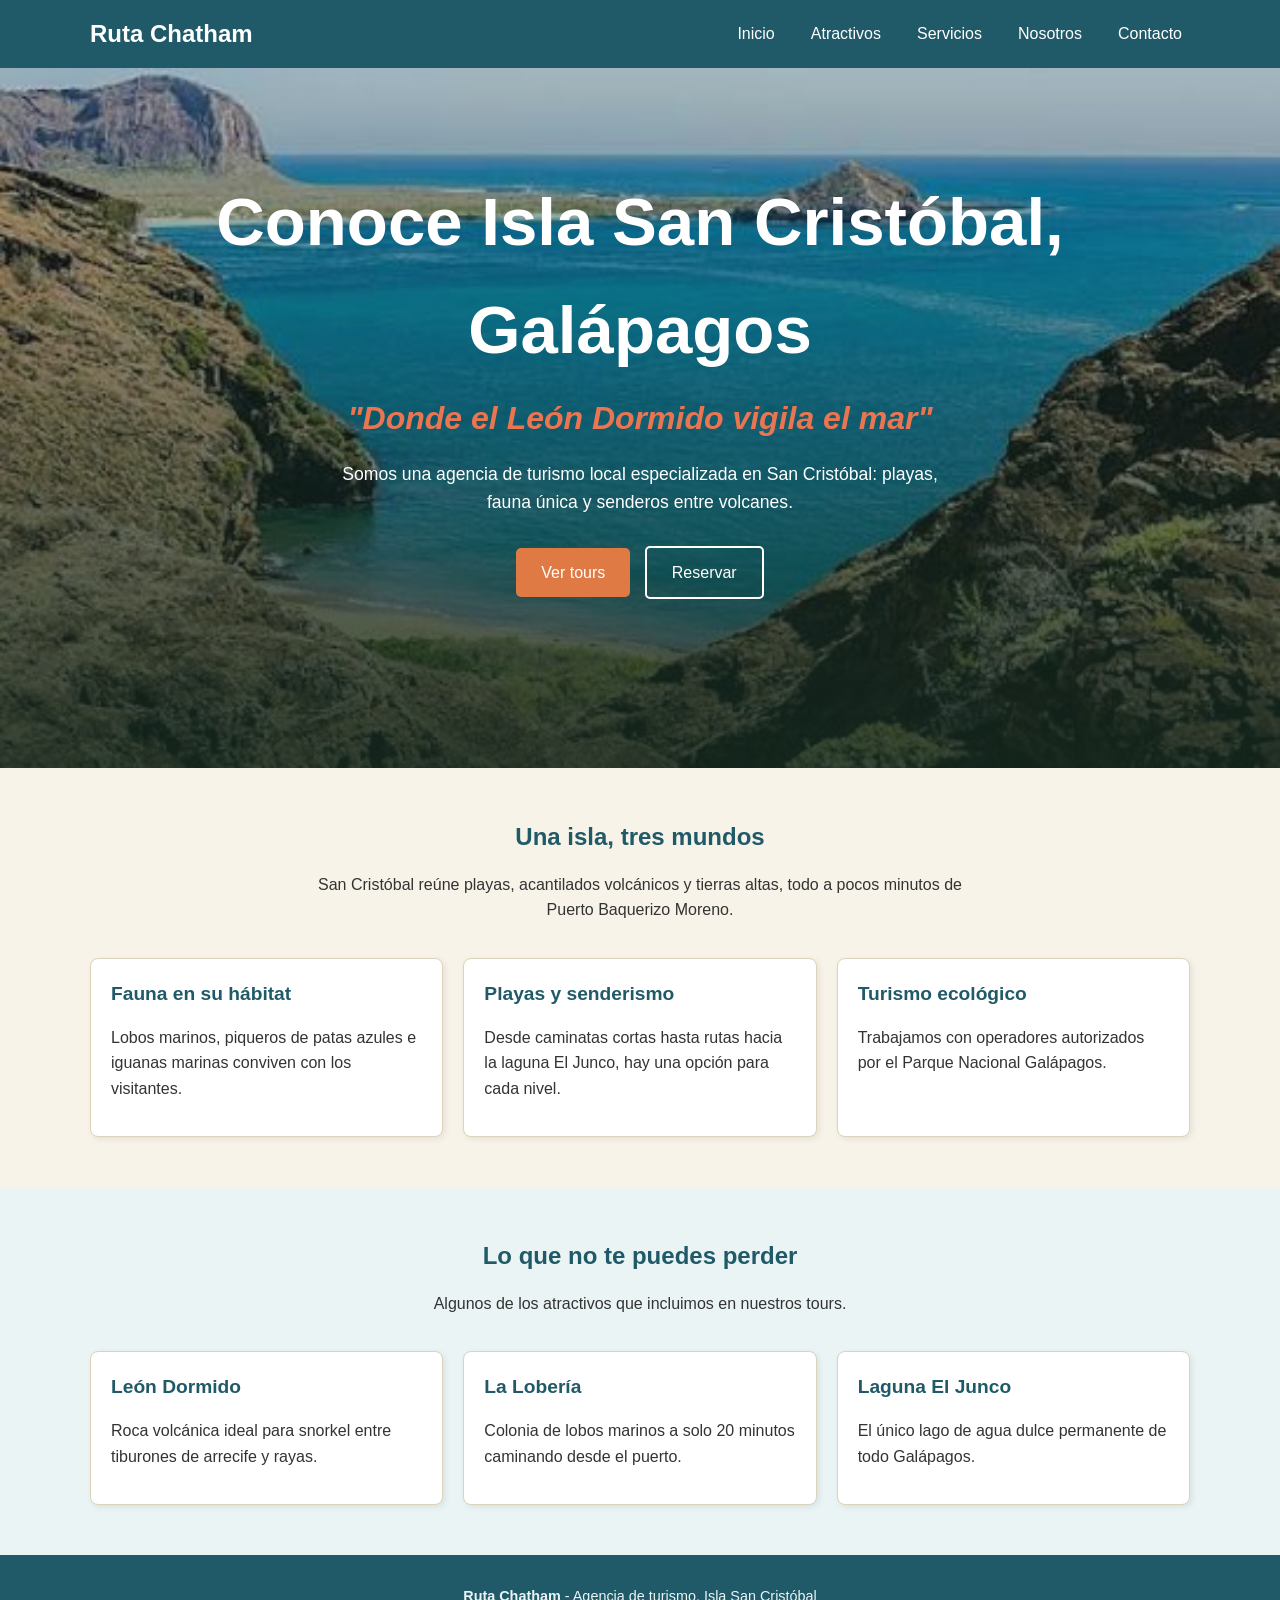
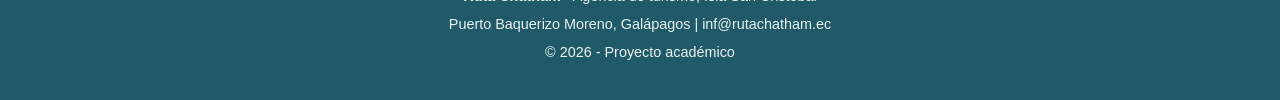
<file: index.html>
<!DOCTYPE html>
<html lang="es">
<head>
  <meta charset="UTF-8">
  <meta name="viewport" content="width=device-width, initial-scale=1.0">
  <title>Ruta Chatham - Turismo en San Cristóbal</title>
  <link rel="stylesheet" href="css/styles.css">
</head>
<body>

<header>
      <div class="contenedor">
        <div class="logo">Ruta Chatham</div>
        <nav>
          <ul>
            <li><a href="index.html">Inicio</a></li>
            <li><a href="destinos.html">Atractivos</a></li>
            <li><a href="servicios.html">Servicios</a></li>
            <li><a href="nosotros.html">Nosotros</a></li>
            <li><a href="contacto.html">Contacto</a></li>
          </ul>
        </nav>
      </div>
    </header>
    <section class="hero">
      <div class="contenedor">
        <h1>Conoce Isla San Cristóbal, Galápagos</h1>
        <p class="eslogan">"Donde el León Dormido vigila el mar"</p>
        <p>Somos una agencia de turismo local especializada en San Cristóbal: playas, fauna única y senderos entre volcanes.</p>
        <a href="servicios.html" class="btn">Ver tours</a>
        <a href="contacto.html" class="btn btn-secundario">Reservar</a>
      </div>
    </section>

  <main>
    <section class="seccion">
      <div class="contenedor">
        <div class="titulo-seccion">
          <h2>Una isla, tres mundos</h2>
          <p>San Cristóbal reúne playas, acantilados volcánicos y tierras altas, todo a pocos minutos de Puerto Baquerizo Moreno.</p>
        </div>
        <div class="tarjetas">
          <article class="tarjeta">
            <h3>Fauna en su hábitat</h3>
            <p>Lobos marinos, piqueros de patas azules e iguanas marinas conviven con los visitantes.</p>
          </article>
          <article class="tarjeta">
            <h3>Playas y senderismo</h3>
            <p>Desde caminatas cortas hasta rutas hacia la laguna El Junco, hay una opción para cada nivel.</p>
          </article>
          <article class="tarjeta">
            <h3>Turismo ecológico</h3>
            <p>Trabajamos con operadores autorizados por el Parque Nacional Galápagos.</p>
          </article>
        </div>
      </div>
    </section>

    <section class="seccion seccion-clara">
      <div class="contenedor">
        <div class="titulo-seccion">
          <h2>Lo que no te puedes perder</h2>
          <p>Algunos de los atractivos que incluimos en nuestros tours.</p>
        </div>
        <div class="tarjetas">
          <article class="tarjeta">
            <h3>León Dormido</h3>
            <p>Roca volcánica ideal para snorkel entre tiburones de arrecife y rayas.</p>
          </article>
          <article class="tarjeta">
            <h3>La Lobería</h3>
            <p>Colonia de lobos marinos a solo 20 minutos caminando desde el puerto.</p>
          </article>
          <article class="tarjeta">
            <h3>Laguna El Junco</h3>
            <p>El único lago de agua dulce permanente de todo Galápagos.</p>
          </article>
        </div>
      </div>
    </section>
  </main>

  <footer>
    <div class="contenedor">
      <p><strong>Ruta Chatham</strong> - Agencia de turismo, Isla San Cristóbal</p>
      <p>Puerto Baquerizo Moreno, Galápagos | inf@rutachatham.ec</p>
      <p>&copy; 2026 - Proyecto académico</p>
    </div>
  </footer>

</body>
</html>
</file>
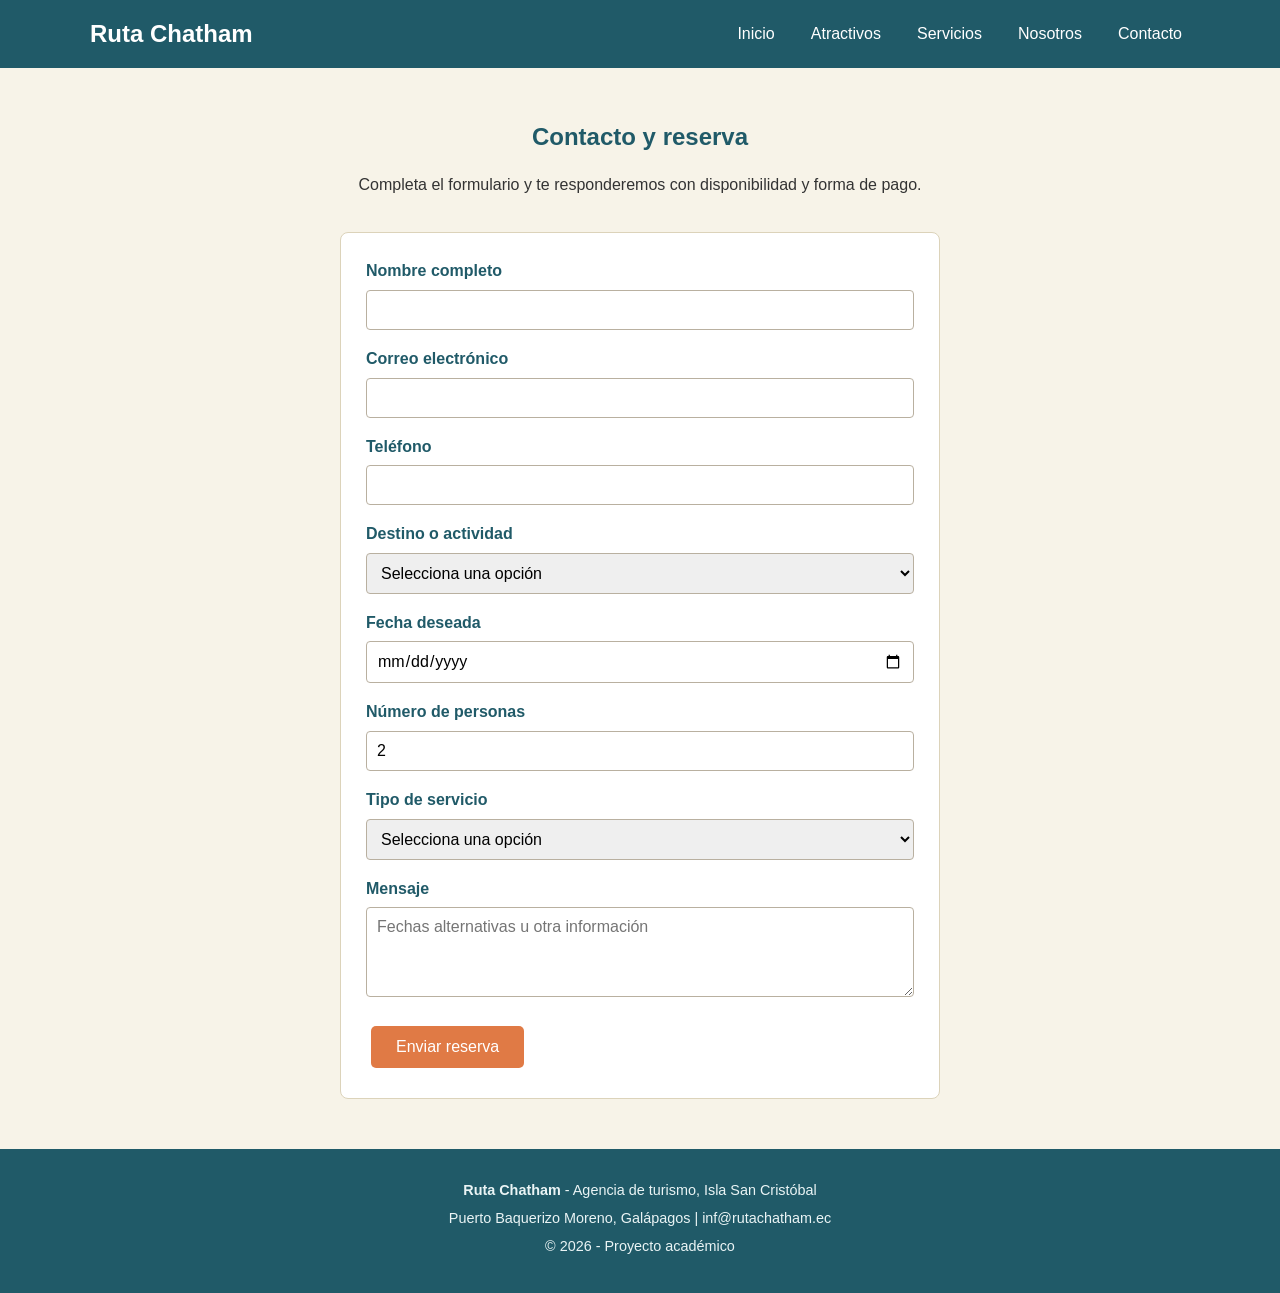
<file: contacto.html>
<!DOCTYPE html>
<html lang="es">
<head>
  <meta charset="UTF-8">
  <meta name="viewport" content="width=device-width, initial-scale=1.0">
  <title>Contacto - Ruta Chatham</title>
  <link rel="stylesheet" href="css/styles.css">
</head>
<body>

  <header>
    <div class="contenedor">
      <div class="logo">Ruta Chatham</div>
      <nav>
        <ul>
          <li><a href="index.html">Inicio</a></li>
          <li><a href="destinos.html">Atractivos</a></li>
          <li><a href="servicios.html">Servicios</a></li>
          <li><a href="nosotros.html">Nosotros</a></li>
          <li><a href="contacto.html">Contacto</a></li>
        </ul>
      </nav>
    </div>
  </header>

  <main>
    <section class="seccion">
      <div class="contenedor">
        <div class="titulo-seccion">
          <h1>Contacto y reserva</h1>
          <p>Completa el formulario y te responderemos con disponibilidad y forma de pago.</p>
        </div>

        <form class="formulario" action="#" method="post">
        <div class="campo">
          <label for="nombre">Nombre completo</label>
          <input type="text" id="nombre" name="nombre" required>
        </div>

        <div class="campo">
          <label for="correo">Correo electrónico</label>
          <input type="email" id="correo" name="correo" required>
        </div>

        <div class="campo">
          <label for="telefono">Teléfono</label>
          <input type="tel" id="telefono" name="telefono" required>
        </div>

        <div class="campo">
          <label for="destino">Destino o actividad</label>
          <select id="destino" name="destino" required>
            <option value="">Selecciona una opción</option>
            <option value="leon-dormido">Snorkel en León Dormido</option>
            <option value="tierras-altas">Ruta de las Tierras Altas</option>
            <option value="isla-lobos">Isla de Lobos</option>
            <option value="gastronomico">Sabores de Galápagos</option>
            <option value="fin-de-semana">Paquete de fin de semana</option>
          </select>
        </div>

        <div class="campo">
          <label for="fecha">Fecha deseada</label>
          <input type="date" id="fecha" name="fecha" required>
        </div>

        <div class="campo">
          <label for="personas">Número de personas</label>
          <input type="number" id="personas" name="personas" min="1" value="2" required>
        </div>

        <div class="campo">
          <label for="tipo-servicio">Tipo de servicio</label>
          <select id="tipo-servicio" name="tipo-servicio" required>
            <option value="">Selecciona una opción</option>
            <option value="tour-dia">Tour de un día</option>
            <option value="paquete-fin-semana">Paquete de fin de semana</option>
            <option value="tour-privado">Tour privado</option>
          </select>
        </div>

        <div class="campo">
          <label for="mensaje">Mensaje</label>
          <textarea id="mensaje" name="mensaje" placeholder="Fechas alternativas u otra información"></textarea>
        </div>

        <button type="submit" class="btn">Enviar reserva</button>
        </form>
      </div>
    </section>
  </main>

  <footer>
    <div class="contenedor">
      <p><strong>Ruta Chatham</strong> - Agencia de turismo, Isla San Cristóbal</p>
      <p>Puerto Baquerizo Moreno, Galápagos | inf@rutachatham.ec</p>
      <p>&copy; 2026 - Proyecto académico</p>
    </div>
  </footer>

</body>
</html>
</file>
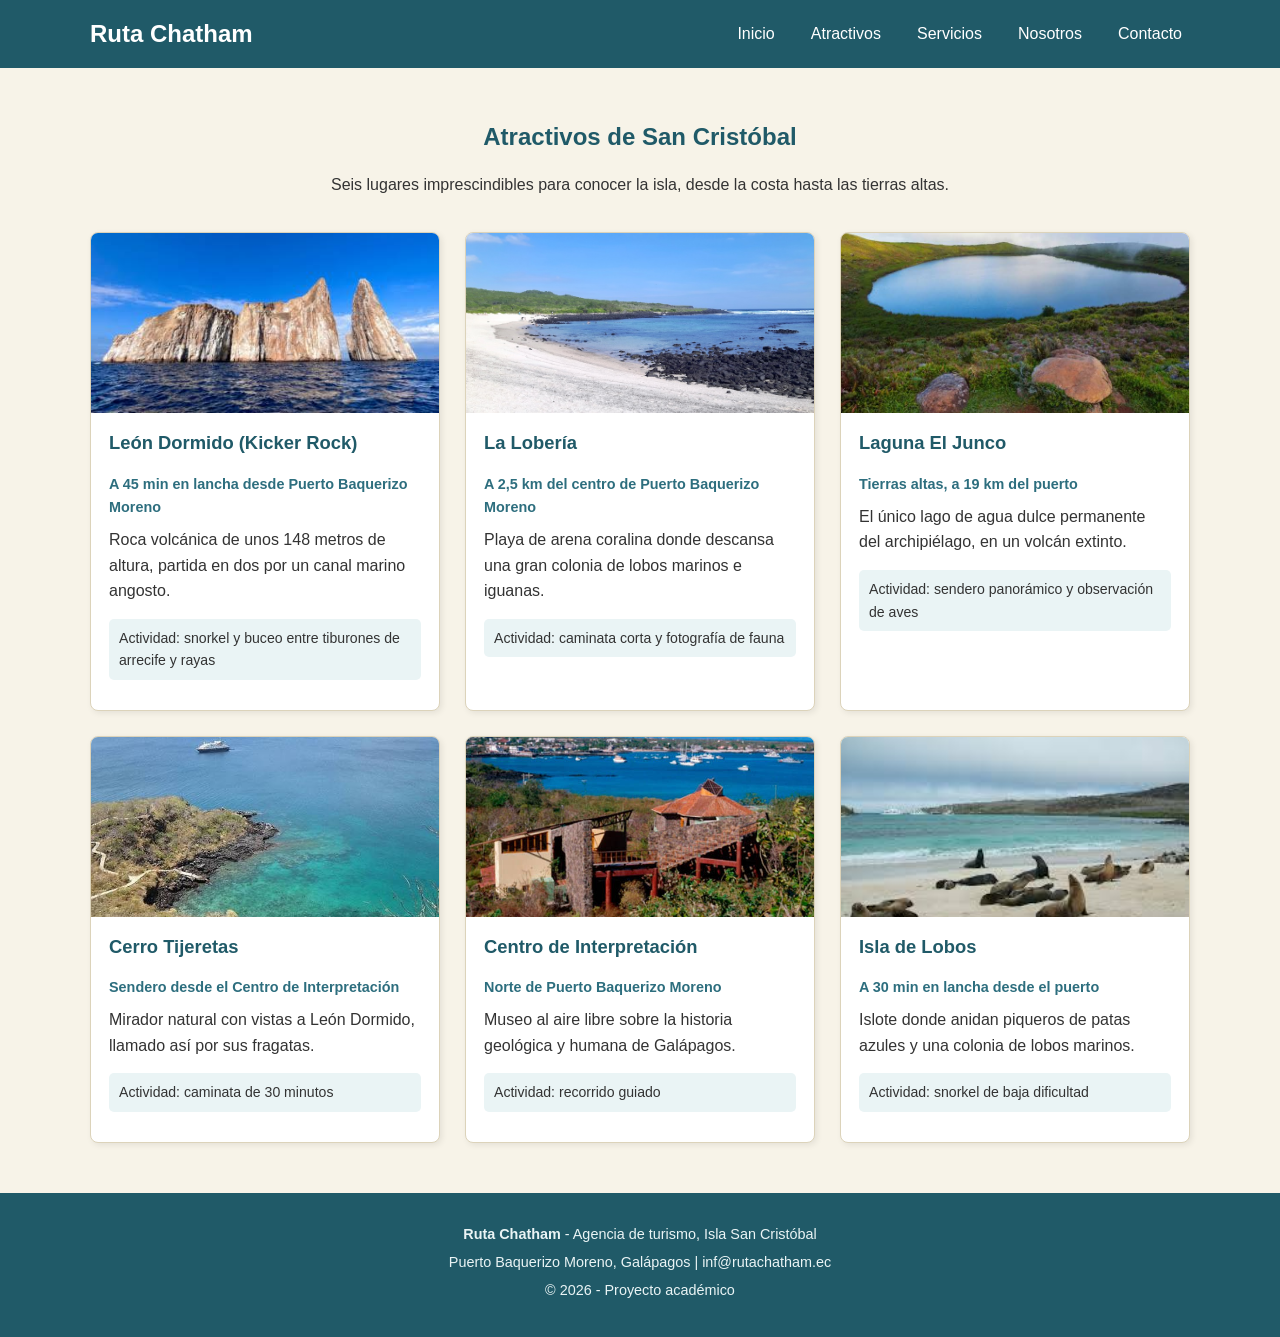
<file: destinos.html>
<!DOCTYPE html>
<html lang="es">
<head>
  <meta charset="UTF-8">
  <meta name="viewport" content="width=device-width, initial-scale=1.0">
  <title>Atractivos turísticos - Ruta Chatham</title>
  <link rel="stylesheet" href="css/styles.css">
</head>
<body>

  <header>
    <div class="contenedor">
      <div class="logo">Ruta Chatham</div>
      <nav>
        <ul>
          <li><a href="index.html">Inicio</a></li>
          <li><a href="destinos.html">Atractivos</a></li>
          <li><a href="servicios.html">Servicios</a></li>
          <li><a href="nosotros.html">Nosotros</a></li>
          <li><a href="contacto.html">Contacto</a></li>
        </ul>
      </nav>
    </div>
  </header>

  <main>
    <section class="seccion">
      <div class="contenedor">
        <div class="titulo-seccion">
          <h1>Atractivos de San Cristóbal</h1>
          <p>Seis lugares imprescindibles para conocer la isla, desde la costa hasta las tierras altas.</p>
        </div>

        <div class="grid-atractivos">

          <article class="atractivo">
            <figure>
              <img src="images/leon-dormido.jpg" alt="Roca León Dormido vista desde el mar en San Cristóbal">
              <figcaption class="visually-hidden">León Dormido (Kicker Rock)</figcaption>
            </figure>
            <div class="info">
              <h3>León Dormido (Kicker Rock)</h3>
              <p class="ubicacion">A 45 min en lancha desde Puerto Baquerizo Moreno</p>
              <p>Roca volcánica de unos 148 metros de altura, partida en dos por un canal marino angosto.</p>
              <p class="actividad">Actividad: snorkel y buceo entre tiburones de arrecife y rayas</p>
            </div>
          </article>

          <article class="atractivo">
            <figure>
              <img src="images/la-loberia.jpg" alt="Playa La Lobería con colonia de lobos marinos">
              <figcaption class="visually-hidden">La Lobería</figcaption>
            </figure>
            <div class="info">
              <h3>La Lobería</h3>
              <p class="ubicacion">A 2,5 km del centro de Puerto Baquerizo Moreno</p>
              <p>Playa de arena coralina donde descansa una gran colonia de lobos marinos e iguanas.</p>
              <p class="actividad">Actividad: caminata corta y fotografía de fauna</p>
            </div>
          </article>

          <article class="atractivo">
            <figure>
              <img src="images/el-junco.jpg" alt="Laguna El Junco en las tierras altas de San Cristóbal">
              <figcaption class="visually-hidden">Laguna El Junco</figcaption>
            </figure>
            <div class="info">
              <h3>Laguna El Junco</h3>
              <p class="ubicacion">Tierras altas, a 19 km del puerto</p>
              <p>El único lago de agua dulce permanente del archipiélago, en un volcán extinto.</p>
              <p class="actividad">Actividad: sendero panorámico y observación de aves</p>
            </div>
          </article>

          <article class="atractivo">
            <figure>
              <img src="images/cerro-tijeretas.jpg" alt="Mirador de Cerro Tijeretas con vista a León Dormido">
              <figcaption class="visually-hidden">Cerro Tijeretas</figcaption>
            </figure>
            <div class="info">
              <h3>Cerro Tijeretas</h3>
              <p class="ubicacion">Sendero desde el Centro de Interpretación</p>
              <p>Mirador natural con vistas a León Dormido, llamado así por sus fragatas.</p>
              <p class="actividad">Actividad: caminata de 30 minutos</p>
            </div>
          </article>

          <article class="atractivo">
            <figure>
              <img src="images/centro-interpretacion.jpg" alt="Centro de Interpretación de San Cristóbal">
              <figcaption class="visually-hidden">Centro de Interpretación</figcaption>
            </figure>
            <div class="info">
              <h3>Centro de Interpretación</h3>
              <p class="ubicacion">Norte de Puerto Baquerizo Moreno</p>
              <p>Museo al aire libre sobre la historia geológica y humana de Galápagos.</p>
              <p class="actividad">Actividad: recorrido guiado</p>
            </div>
          </article>

          <article class="atractivo">
            <figure>
              <img src="images/isla-de-lobos.jpg" alt="Isla de Lobos con piqueros de patas azules">
              <figcaption class="visually-hidden">Isla de Lobos</figcaption>
            </figure>
            <div class="info">
              <h3>Isla de Lobos</h3>
              <p class="ubicacion">A 30 min en lancha desde el puerto</p>
              <p>Islote donde anidan piqueros de patas azules y una colonia de lobos marinos.</p>
              <p class="actividad">Actividad: snorkel de baja dificultad</p>
            </div>
          </article>

        </div>
      </div>
    </section>
  </main>

  <footer>
    <div class="contenedor">
      <p><strong>Ruta Chatham</strong> - Agencia de turismo, Isla San Cristóbal</p>
      <p>Puerto Baquerizo Moreno, Galápagos | inf@rutachatham.ec</p>
      <p>&copy; 2026 - Proyecto académico</p>
    </div>
  </footer>

</body>
</html>
</file>
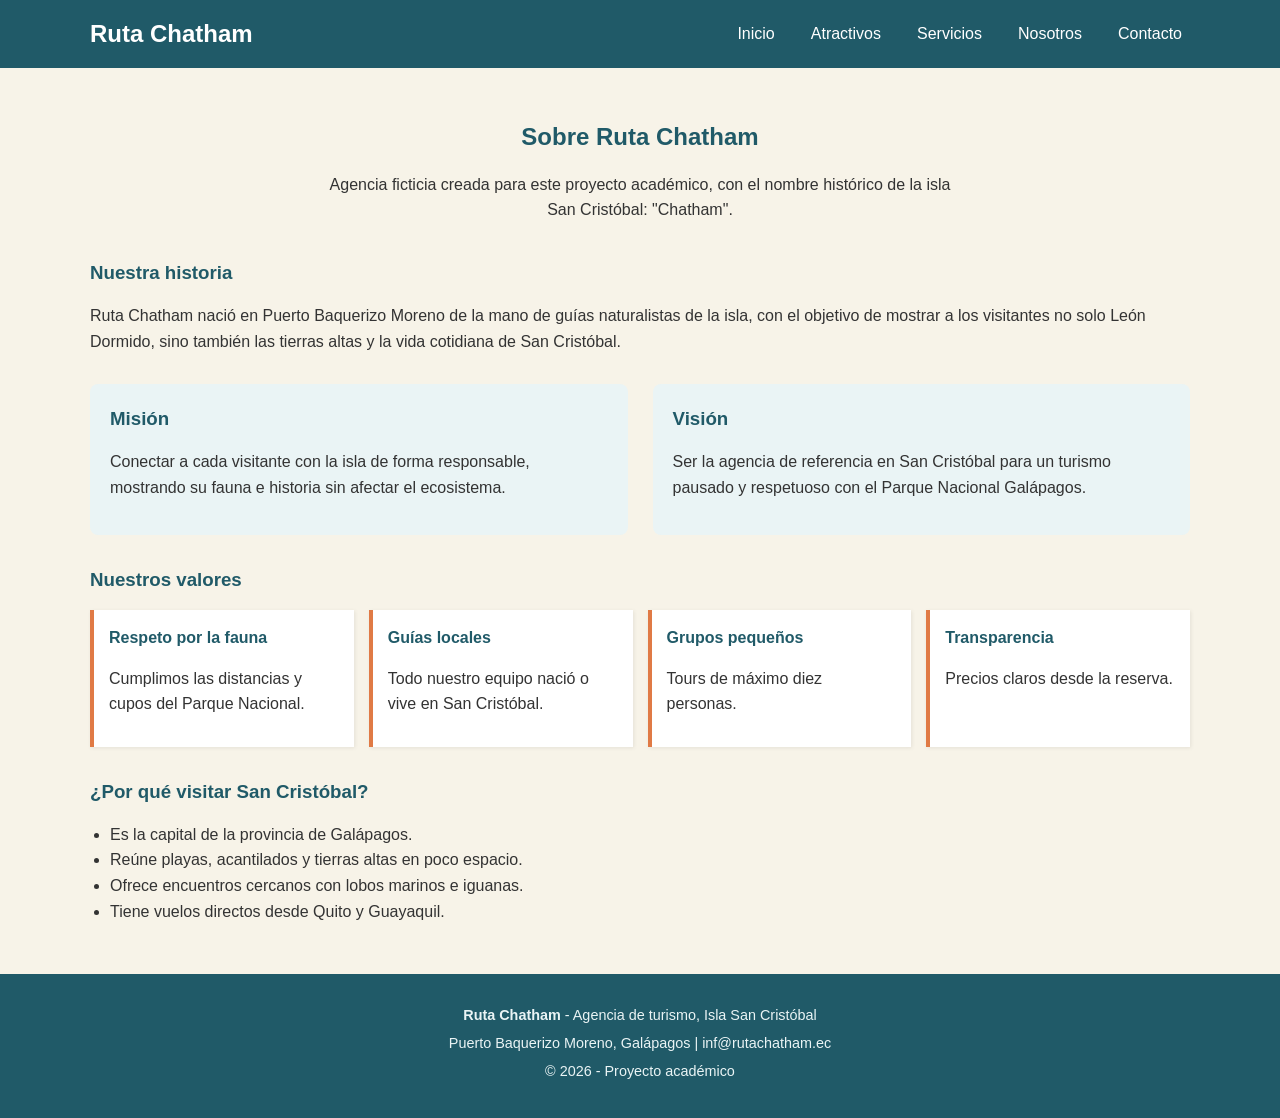
<file: nosotros.html>
<!DOCTYPE html>
<html lang="es">
<head>
  <meta charset="UTF-8">
  <meta name="viewport" content="width=device-width, initial-scale=1.0">
  <title>Nosotros - Ruta Chatham</title>
  <link rel="stylesheet" href="css/styles.css">
</head>
<body>

  <header>
    <div class="contenedor">
      <div class="logo">Ruta Chatham</div>
      <nav>
        <ul>
          <li><a href="index.html">Inicio</a></li>
          <li><a href="destinos.html">Atractivos</a></li>
          <li><a href="servicios.html">Servicios</a></li>
          <li><a href="nosotros.html">Nosotros</a></li>
          <li><a href="contacto.html">Contacto</a></li>
        </ul>
      </nav>
    </div>
  </header>

  <main>
    <section class="seccion">
      <div class="contenedor">
        <div class="titulo-seccion">
          <h1>Sobre Ruta Chatham</h1>
          <p>Agencia ficticia creada para este proyecto académico, con el nombre histórico de la isla San Cristóbal: "Chatham".</p>
        </div>

        <article>
          <h3>Nuestra historia</h3>
          <p>Ruta Chatham nació en Puerto Baquerizo Moreno de la mano de guías naturalistas de la isla, con el objetivo de mostrar a los visitantes no solo León Dormido, sino también las tierras altas y la vida cotidiana de San Cristóbal.</p>
        </article>

        <div class="mision-vision">
          <article>
            <h3>Misión</h3>
            <p>Conectar a cada visitante con la isla de forma responsable, mostrando su fauna e historia sin afectar el ecosistema.</p>
          </article>
          <article>
            <h3>Visión</h3>
            <p>Ser la agencia de referencia en San Cristóbal para un turismo pausado y respetuoso con el Parque Nacional Galápagos.</p>
          </article>
        </div>

        <h3>Nuestros valores</h3>
        <div class="lista-valores">
          <article>
            <h3>Respeto por la fauna</h3>
            <p>Cumplimos las distancias y cupos del Parque Nacional.</p>
          </article>
          <article>
            <h3>Guías locales</h3>
            <p>Todo nuestro equipo nació o vive en San Cristóbal.</p>
          </article>
          <article>
            <h3>Grupos pequeños</h3>
            <p>Tours de máximo diez personas.</p>
          </article>
          <article>
            <h3>Transparencia</h3>
            <p>Precios claros desde la reserva.</p>
          </article>
        </div>

        <article>
          <h3 style="margin-top:30px;">¿Por qué visitar San Cristóbal?</h3>
          <ul style="margin-left:20px;">
            <li>Es la capital de la provincia de Galápagos.</li>
            <li>Reúne playas, acantilados y tierras altas en poco espacio.</li>
            <li>Ofrece encuentros cercanos con lobos marinos e iguanas.</li>
            <li>Tiene vuelos directos desde Quito y Guayaquil.</li>
          </ul>
        </article>
      </div>
    </section>
  </main>

  <footer>
    <div class="contenedor">
      <p><strong>Ruta Chatham</strong> - Agencia de turismo, Isla San Cristóbal</p>
      <p>Puerto Baquerizo Moreno, Galápagos | inf@rutachatham.ec</p>
      <p>&copy; 2026 - Proyecto académico</p>
    </div>
  </footer>

</body>
</html>
</file>
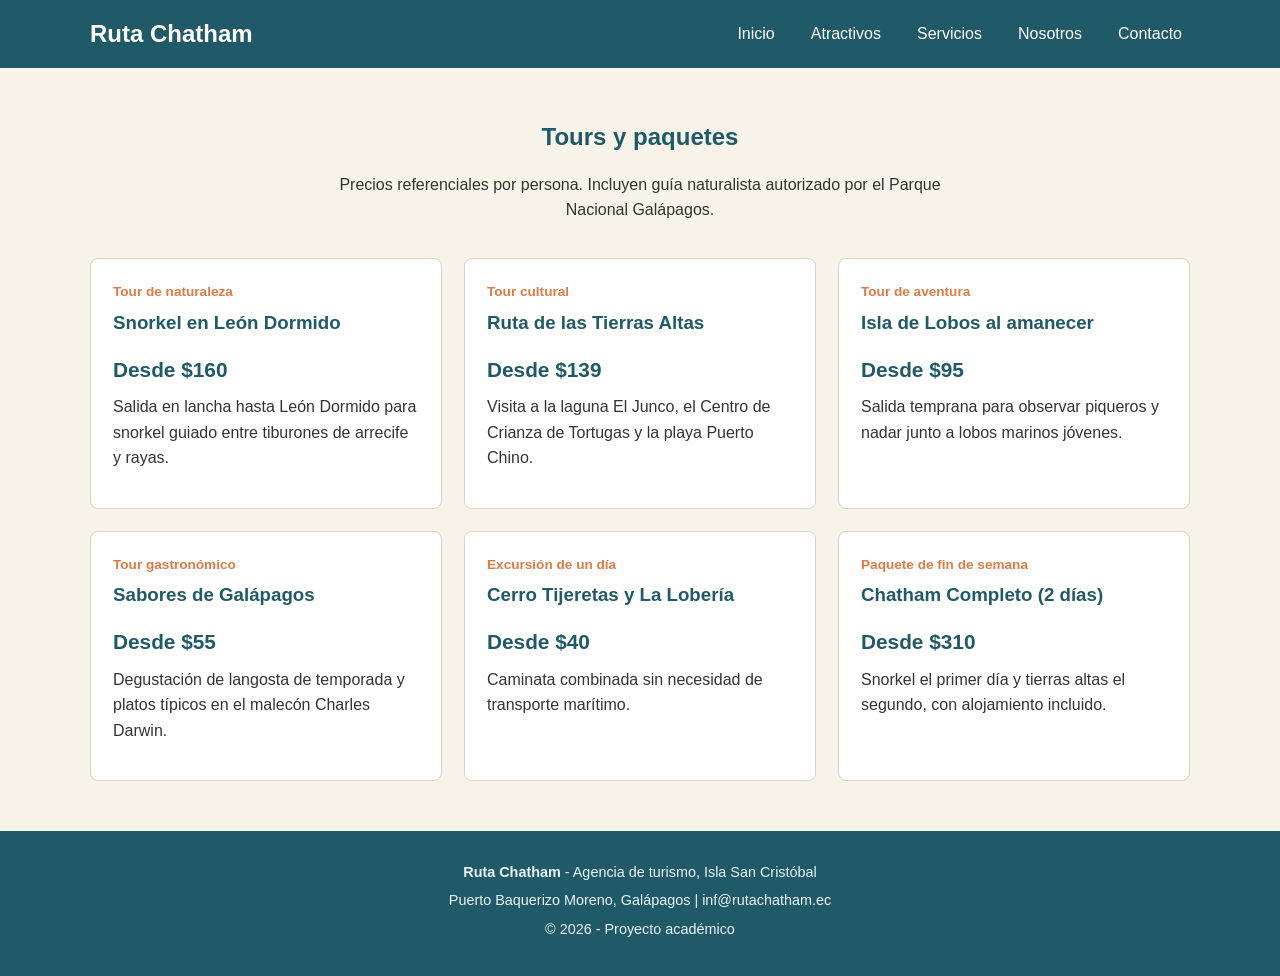
<file: servicios.html>
<!DOCTYPE html>
<html lang="es">
<head>
  <meta charset="UTF-8">
  <meta name="viewport" content="width=device-width, initial-scale=1.0">
  <title>Servicios y paquetes - Ruta Chatham</title>
  <link rel="stylesheet" href="css/styles.css">
</head>
<body>

  <header>
    <div class="contenedor">
      <div class="logo">Ruta Chatham</div>
      <nav>
        <ul>
          <li><a href="index.html">Inicio</a></li>
          <li><a href="destinos.html">Atractivos</a></li>
          <li><a href="servicios.html">Servicios</a></li>
          <li><a href="nosotros.html">Nosotros</a></li>
          <li><a href="contacto.html">Contacto</a></li>
        </ul>
      </nav>
    </div>
  </header>

  <main>
    <section class="seccion">
      <div class="contenedor">
        <div class="titulo-seccion">
          <h1>Tours y paquetes</h1>
          <p>Precios referenciales por persona. Incluyen guía naturalista autorizado por el Parque Nacional Galápagos.</p>
        </div>

        <div class="grid-servicios">

          <article class="servicio">
            <span class="tipo">Tour de naturaleza</span>
            <h3>Snorkel en León Dormido</h3>
            <span class="precio">Desde $160</span>
            <p>Salida en lancha hasta León Dormido para snorkel guiado entre tiburones de arrecife y rayas.</p>
          </article>

          <article class="servicio">
            <span class="tipo">Tour cultural</span>
            <h3>Ruta de las Tierras Altas</h3>
            <span class="precio">Desde $139</span>
            <p>Visita a la laguna El Junco, el Centro de Crianza de Tortugas y la playa Puerto Chino.</p>
          </article>

          <article class="servicio">
            <span class="tipo">Tour de aventura</span>
            <h3>Isla de Lobos al amanecer</h3>
            <span class="precio">Desde $95</span>
            <p>Salida temprana para observar piqueros y nadar junto a lobos marinos jóvenes.</p>
          </article>

          <article class="servicio">
            <span class="tipo">Tour gastronómico</span>
            <h3>Sabores de Galápagos</h3>
            <span class="precio">Desde $55</span>
            <p>Degustación de langosta de temporada y platos típicos en el malecón Charles Darwin.</p>
          </article>

          <article class="servicio">
            <span class="tipo">Excursión de un día</span>
            <h3>Cerro Tijeretas y La Lobería</h3>
            <span class="precio">Desde $40</span>
            <p>Caminata combinada sin necesidad de transporte marítimo.</p>
          </article>

          <article class="servicio">
            <span class="tipo">Paquete de fin de semana</span>
            <h3>Chatham Completo (2 días)</h3>
            <span class="precio">Desde $310</span>
            <p>Snorkel el primer día y tierras altas el segundo, con alojamiento incluido.</p>
          </article>

        </div>
      </div>
    </section>
  </main>

  <footer>
    <div class="contenedor">
      <p><strong>Ruta Chatham</strong> - Agencia de turismo, Isla San Cristóbal</p>
      <p>Puerto Baquerizo Moreno, Galápagos | inf@rutachatham.ec</p>
      <p>&copy; 2026 - Proyecto académico</p>
    </div>
  </footer>

</body>
</html>
</file>
<file: css/styles.css>
* {
  margin: 0;
  padding: 0;
  box-sizing: border-box;
}

body {
  font-family: Arial, Helvetica, sans-serif;
  color: #333333;
  background-color: #f7f3e8;
  line-height: 1.6;
}

h1, h2, h3 {
  font-family: "Trebuchet MS", Arial, sans-serif;
  color: #205a68;
  margin-bottom: 15px;
}

p {
  margin-bottom: 15px;
}

a {
  color: #2d6e7e;
  text-decoration: none;
}

img {
  max-width: 100%;
  display: block;
}

.contenedor {
  width: 90%;
  max-width: 1100px;
  margin: 0 auto;
}

/* Encabezado y menú */
header {
  background-color: #205a68;
  color: #ffffff;
  padding: 15px 0;
}

header .contenedor {
  display: flex;
  justify-content: space-between;
  align-items: center;
  flex-wrap: wrap;
}

.logo {
  font-size: 1.5rem;
  font-weight: bold;
  color: #ffffff;
}

nav ul {
  list-style: none;
  display: flex;
  gap: 20px;
}

nav a {
  color: #ffffff;
  padding: 5px 8px;
  border-bottom: 2px solid transparent;
}

nav a:hover,
nav a:focus {
  border-bottom: 2px solid #b5ada8;
}

/*Sección Hero (portada)*/
.hero {
  
   background: linear-gradient(180deg, rgba(20,41,31,0.25), rgba(20,41,31,0.85)),
              url("../images/hero.webp") center/cover no-repeat;
  color: #ffffff;
  padding: 60px;
  text-align: center;
  height: 700px;
}

.hero h1 {
  color: #ffffff;
  font-size: 4.2rem;
  margin-bottom: 10px;
  margin-top: 40px;
}

.hero p {
  max-width: 600px;
  margin: 0 auto 25px auto;
  font-size: 1.1rem;
}

.hero .eslogan {
  font-style: italic;
  font-size: 2.0rem;
  color: #ec7551;
  font-weight: bold;
  margin-bottom: 15px;
}

/* Oculta visualmente pero deja el texto disponible para lectores de pantalla */
.visually-hidden {
  position: absolute;
  width: 1px;
  height: 1px;
  overflow: hidden;
  clip: rect(0, 0, 0, 0);
  white-space: nowrap;
}

.btn {
  display: inline-block;
  background-color: #e07a45;
  color: #ffffff;
  padding: 12px 25px;
  border: none;
  border-radius: 5px;
  font-size: 1rem;
  cursor: pointer;
  margin: 5px;
}

.btn:hover,
.btn:focus {
  background-color: #c76233;
}

.btn-secundario {
  background-color: transparent;
  border: 2px solid #ffffff;
}

.btn-secundario:hover,
.btn-secundario:focus {
  background-color: #ffffff;
  color: #2d6e7e;
}

/* ---------- Secciones ---------- */
.seccion {
  padding: 50px 0;
}

.seccion-clara {
  background-color: #eaf4f5;
}

.titulo-seccion {
  text-align: center;
  margin-bottom: 35px;
}

.titulo-seccion p {
  max-width: 650px;
  margin: 0 auto;
}

/*portada*/
.tarjetas {
  display: flex;
  flex-wrap: wrap;
  gap: 20px;
  justify-content: center;
}

.tarjeta {
  background-color: #ffffff;
  border: 1px solid #dcd3ba;
  border-radius: 8px;
  padding: 20px;
  flex: 1 1 280px;
  box-shadow: 2px 2px 6px rgba(0, 0, 0, 0.08);
}

.tarjeta h3 {
  font-size: 1.2rem;
}

/*Atractivos*/
.grid-atractivos {
  display: grid;
  grid-template-columns: repeat(3, 1fr);
  gap: 25px;
}

.atractivo {
  background-color: #ffffff;
  border: 1px solid #dcd3ba;
  border-radius: 8px;
  overflow: hidden;
  box-shadow: 2px 2px 6px rgba(0, 0, 0, 0.08);
}

.atractivo figure {
  margin: 0;
}

.atractivo figure img {
  width: 100%;
  height: 180px;
  object-fit: cover;
}

.atractivo .info {
  padding: 15px 18px;
}

.atractivo h3 {
  font-size: 1.15rem;
}

.atractivo .ubicacion {
  font-size: 0.9rem;
  color: #2d6e7e;
  font-weight: bold;
  margin-bottom: 8px;
}

.atractivo .actividad {
  background-color: #eaf4f5;
  padding: 8px 10px;
  border-radius: 5px;
  font-size: 0.88rem;
  margin-top: 10px;
}

/* Servicios */
.grid-servicios {
  display: flex;
  flex-wrap: wrap;
  gap: 22px;
}

.servicio {
  background-color: #ffffff;
  border: 1px solid #dcd3ba;
  border-radius: 8px;
  padding: 22px;
  flex: 1 1 300px;
}

.servicio .tipo {
  display: block;
  color: #e07a45;
  font-weight: bold;
  font-size: 0.85rem;
  margin-bottom: 5px;
}

.servicio .precio {
  display: block;
  font-size: 1.3rem;
  font-weight: bold;
  color: #205a68;
  margin: 8px 0;
}

/* Nosotros */
.mision-vision {
  display: flex;
  flex-wrap: wrap;
  gap: 25px;
  margin: 30px 0;
}

.mision-vision article {
  background-color: #eaf4f5;
  padding: 20px;
  border-radius: 8px;
  flex: 1 1 300px;
}

.lista-valores {
  display: flex;
  flex-wrap: wrap;
  gap: 15px;
}

.lista-valores article {
  background-color: #ffffff;
  border-left: 4px solid #e07a45;
  padding: 15px;
  flex: 1 1 220px;
  box-shadow: 1px 1px 4px rgba(0, 0, 0, 0.08);
}

.lista-valores h3 {
  font-size: 1rem;
}

/*contacto */
.formulario {
  max-width: 600px;
  margin: 0 auto;
  background-color: #ffffff;
  padding: 25px;
  border-radius: 8px;
  border: 1px solid #dcd3ba;
}

.campo {
  margin-bottom: 16px;
}

.campo label {
  display: block;
  margin-bottom: 6px;
  font-weight: bold;
  color: #205a68;
}

.campo input,
.campo select,
.campo textarea {
  width: 100%;
  padding: 10px;
  border: 1px solid #b9b0a0;
  border-radius: 4px;
  font-family: inherit;
  font-size: 1rem;
}

.campo input:focus,
.campo select:focus,
.campo textarea:focus {
  outline: 2px solid #2d6e7e;
}

.campo textarea {
  resize: vertical;
  min-height: 90px;
}

/*Pie de página*/
footer {
  background-color: #205a68;
  color: #eaf4f5;
  padding: 30px 0;
  text-align: center;
}

footer p {
  margin-bottom: 5px;
  font-size: 0.9rem;
}

/*Responsive*/
@media (max-width: 768px) {
  header .contenedor {
    flex-direction: column;
    text-align: center;
  }

  nav ul {
    flex-wrap: wrap;
    justify-content: center;
    margin-top: 10px;
  }

  .grid-atractivos {
    grid-template-columns: repeat(2, 1fr);
  }
}

@media (max-width: 480px) {
  .grid-atractivos {
    grid-template-columns: 1fr;
  }

  .hero h1 {
    font-size: 1.7rem;
  }

  .formulario {
    padding: 18px;
  }
}
</file>
